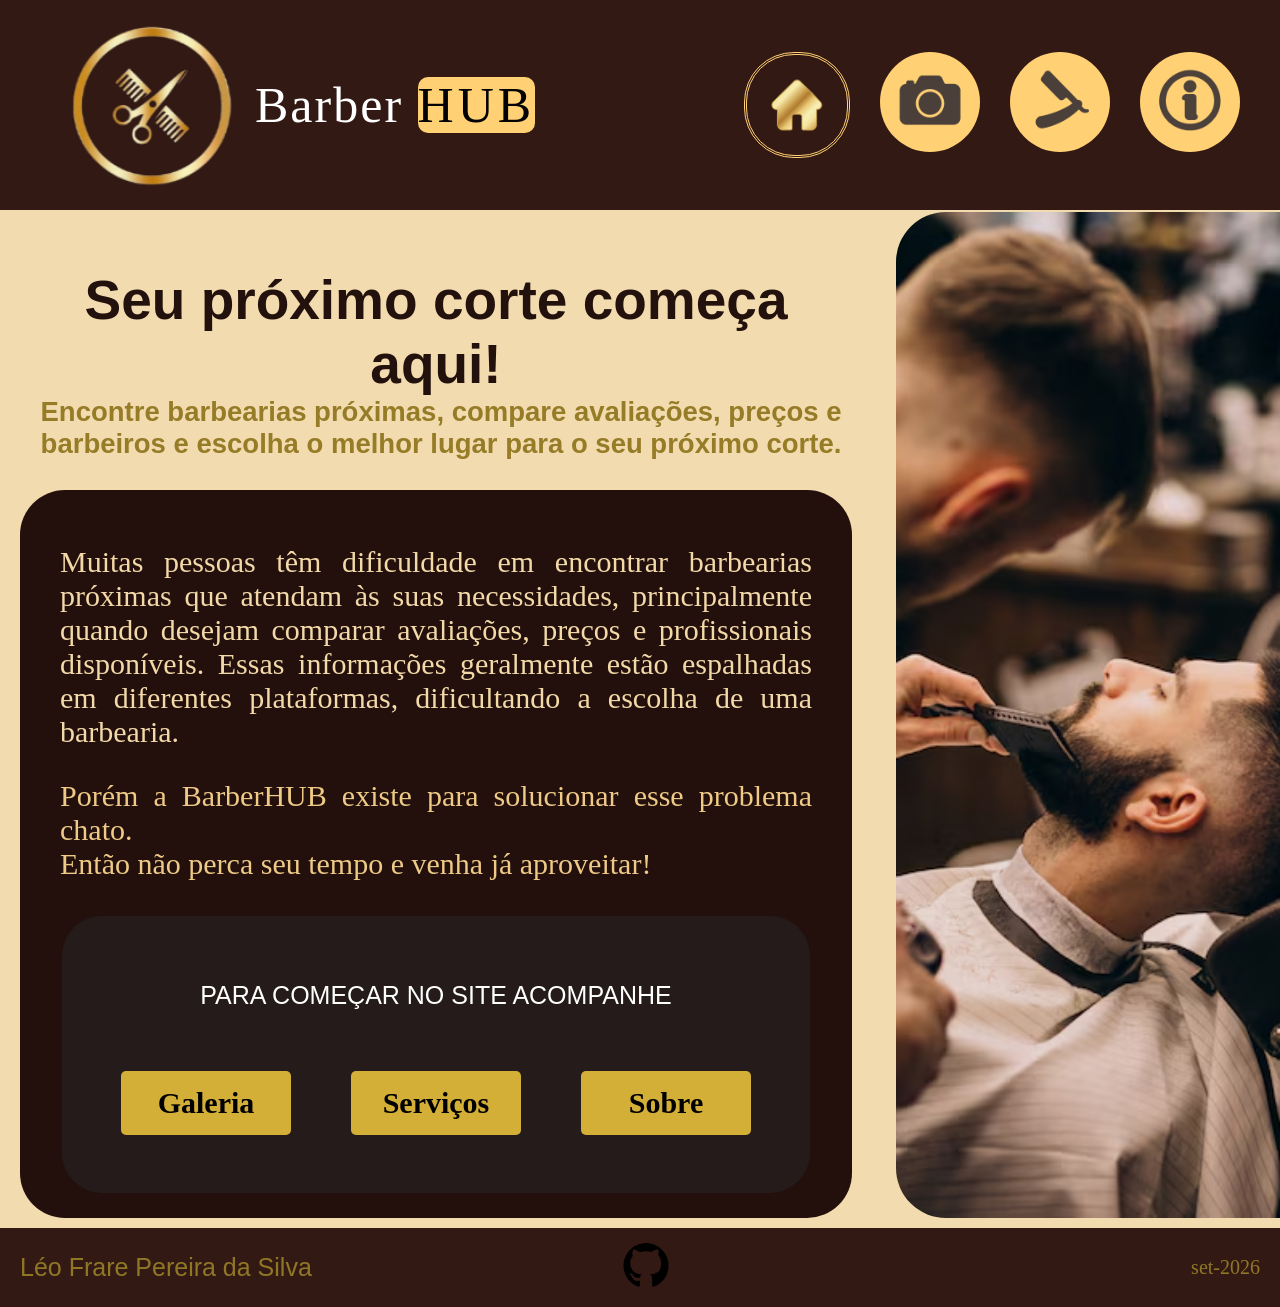
<file: index.html>
<!DOCTYPE html>
<html lang="pt-br">
<head>
    <meta charset="UTF-8">
    <meta name="viewport" content="width=device-width, initial-scale=1.0">
    <link rel="stylesheet" href="css/home.css">
    <title>BarberHUB</title>
</head>
<body>
    <header>
        <div class="logotexto">
        <img src="imgs/templates/logo.png" class="imagem">
        <a class="titulo">Barber <span class="HUB">HUB</span> </a>
        </div>
        <nav class="Links">
            <a><div class="blocoa"><img src="imgs/templates/Home.png" width="100" height="100"></div></a>
            <a href="galeria.html"><div class="blocob"><img src="imgs/templates/fotos_marrom.png" width="100" height="100"></div></a>
            <a href="servicos.html"><div class="blococ"><img src="imgs/templates/servicos_marrom.png" width="100" height="100"></div></a>
            <a href="infos.html"><div class="blocod"><img src="imgs/templates/sobre_marrom.png" width="100" height="100"></div></a>
        </nav>
    </header>
    <main>
        <section class="conteudo">
            <h1 class="titulo-h1">Seu próximo corte começa aqui!</h1>
            <h3 class="subtitulo">Encontre barbearias próximas, compare avaliações, preços e barbeiros e escolha o melhor lugar para o seu próximo corte.</h3>
            <article class="bloco_conteudo">
                <figure class="nav-a">
                    <p class="texto-sec">Muitas pessoas têm dificuldade em encontrar barbearias próximas que atendam às suas necessidades, principalmente quando desejam comparar avaliações, preços e profissionais disponíveis. Essas informações geralmente estão espalhadas em diferentes plataformas, dificultando a escolha de uma barbearia.</p>
                    <p class="texto-sec-b">Porém a BarberHUB existe para solucionar esse problema chato.<br>Então não perca seu tempo e venha já aproveitar!</p>
                </figure>
                <section class="sec">
                    <p class="outro_paragrafo">PARA COMEÇAR NO SITE ACOMPANHE</p>
                    <br>
                    <br>
                    <div class="botoes">
                        <a href="galeria.html" class="botao">Galeria</a>
                        <a href="servicos.html" class="botao">Serviços</a>
                        <a href="infos.html" class="botao">Sobre</a>
                    </div>
                    <br>
                </section>
            </article>
        </section>
        <aside class="foto">
            <img src="imgs/home/Foto.png" width="100%" class="foto_homi">
        </aside>
    </main>
    <footer>
        <p class="nome">Léo Frare Pereira da Silva</p>
        <p class="data">set-2026</p>
        <a href="https://github.com/LeoFrare/BarberHUB" class="github" target="_blank"><img src="imgs/templates/github.png" width="50" height="50"></a>
    </footer>
</body>
</html>
</file>
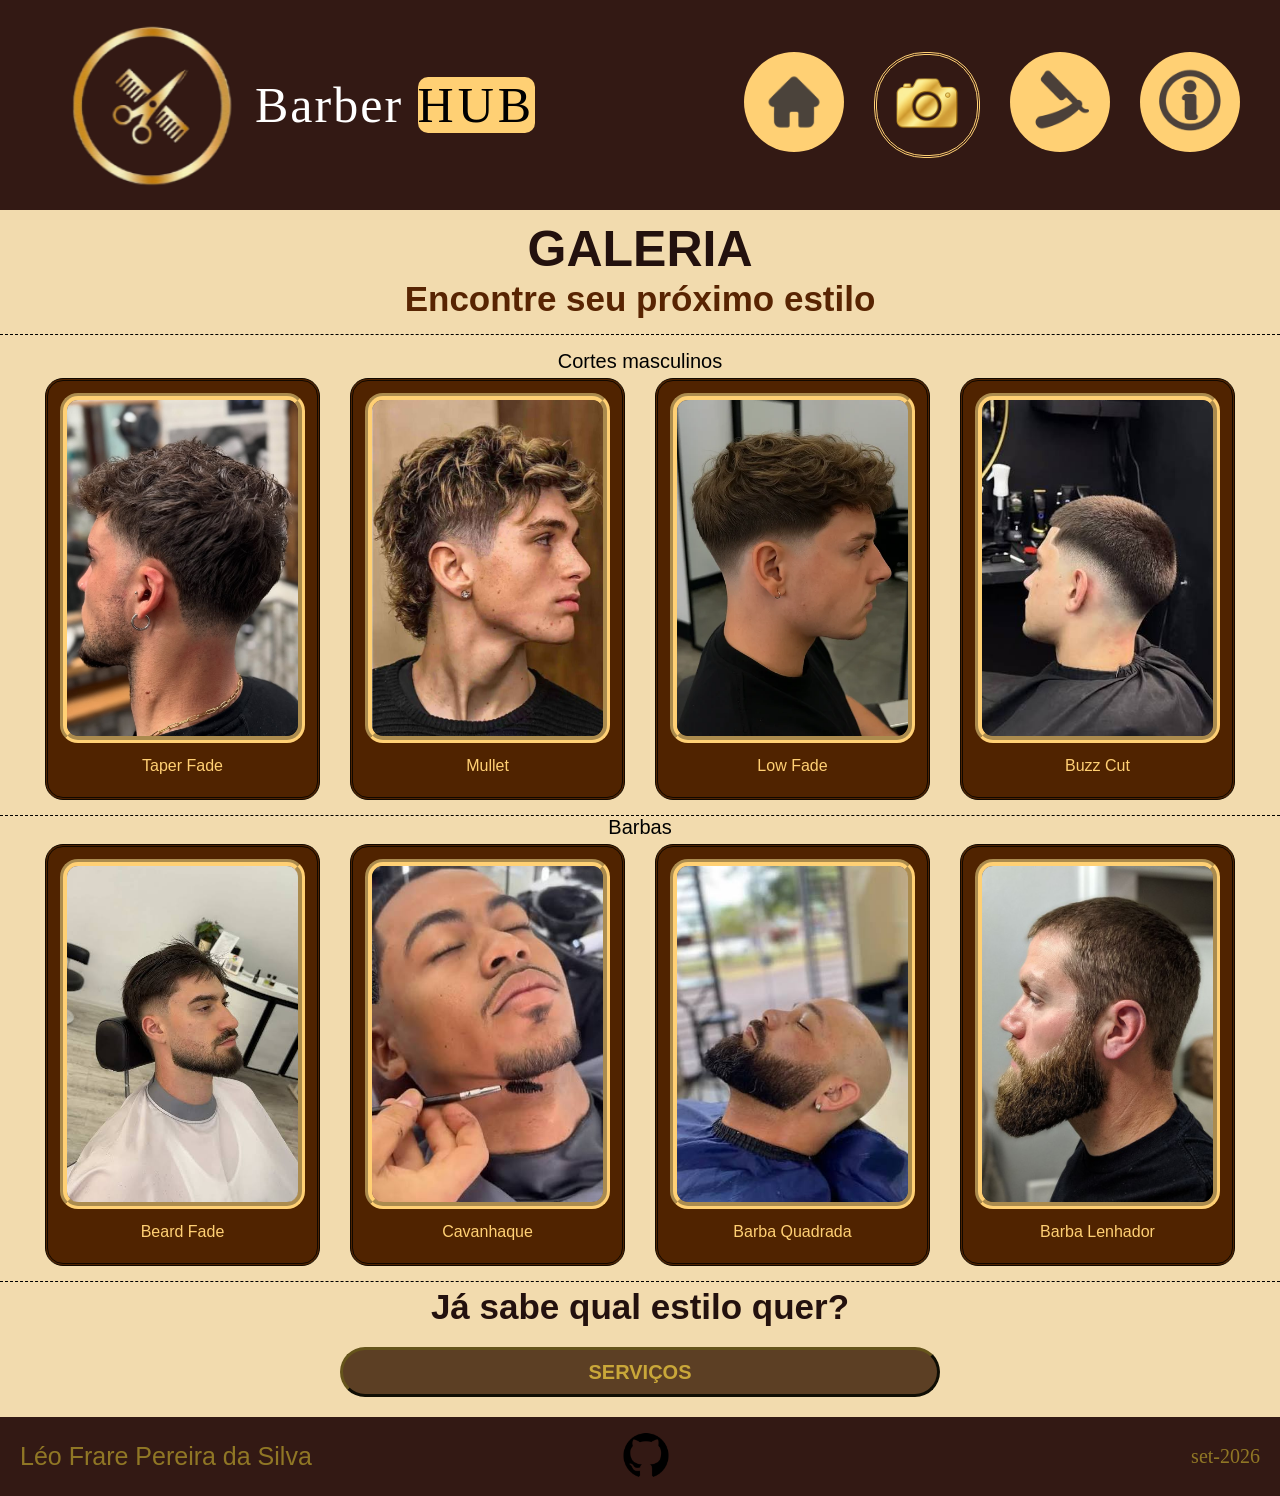
<file: galeria.html>
<!DOCTYPE html>
<html lang="pt-br">
<head>
    <meta charset="UTF-8">
    <meta name="viewport" content="width=device-width, initial-scale=1.0">
    <link rel="stylesheet" href="css/galeria.css">
    <title>BarberHUB</title>
</head>
<body>
    <header>
        <div class="logotexto">
        <img src="imgs/templates/logo.png" class="imagem">
        <a class="titulo">Barber <span class="HUB">HUB</span> </a>
        </div>
        <nav class="Links">
            <a href="index.html"><div class="blocoaa"><img src="imgs/templates/home_marrom.png" width="100" height="100"></div></a>
            <a><div class="blocobb"><img src="imgs/templates/fotos.png" width="100" height="100"></div></a>
            <a href="servicos.html"><div class="blococ"><img src="imgs/templates/servicos_marrom.png" width="100" height="100"></div></a>
            <a href="infos.html"><div class="blocod"><img src="imgs/templates/sobre_marrom.png" width="100" height="100"></div></a>
        </nav>
    </header>
    <main>
        <h1 class="galeria">GALERIA</h1>
        <h2 class="sub-galeria">Encontre seu próximo estilo</h2>
        <article class="conteudo">
            <p>Cortes masculinos</p>
            <section class="sec_cont">
                <div class="card"><img src="imgs/galeria/masculinos/card1-cab.jpg"><br><p class="p_card">Taper Fade</p></div>
                <div class="card"><img src="imgs/galeria/masculinos/card2-cab.jpg"><br><p class="p_card">Mullet</p></div>
                <div class="card"><img src="imgs/galeria/masculinos/card3-cab.jpg"><br><p class="p_card">Low Fade</p></div>
                <div class="card"><img src="imgs/galeria/masculinos/card4-cab.jpg"><br><p class="p_card">Buzz Cut</p></div>
            </section>
            <p class ="barbas">Barbas</p>
            <section class="sec_cont">
                <div class="card"><img src="imgs/galeria/barbas/card1-bar.jpg"><br><p class="p_card">Beard Fade</p></div>
                <div class="card"><img src="imgs/galeria/barbas/card2-bar.jpg"><br><p class="p_card">Cavanhaque</p></div>
                <div class="card"><img src="imgs/galeria/barbas/card3-bar.jpg"><br><p class="p_card">Barba Quadrada</p></div>
                <div class="card"><img src="imgs/galeria/barbas/card4-bar.jpg"><br><p class="p_card">Barba Lenhador</p></div>
            </section>
            <p class="barbas"></p>
        </article>
        <h1 class="conclusao">Já sabe qual estilo quer?</h1>
        <div class="conteiner_botao">
            <a href="servicos.html"><button class="servicos">SERVIÇOS</button></a>
        </div>
    </main>
    <footer>
        <p class="nome">Léo Frare Pereira da Silva</p>
        <p class="data">set-2026</p>
        <a href="https://github.com/LeoFrare/BarberHUB" class="github" target="_blank"><img src="imgs/templates/github.png" width="50" height="50"></a>
    </footer>
</body>
</html>
</file>
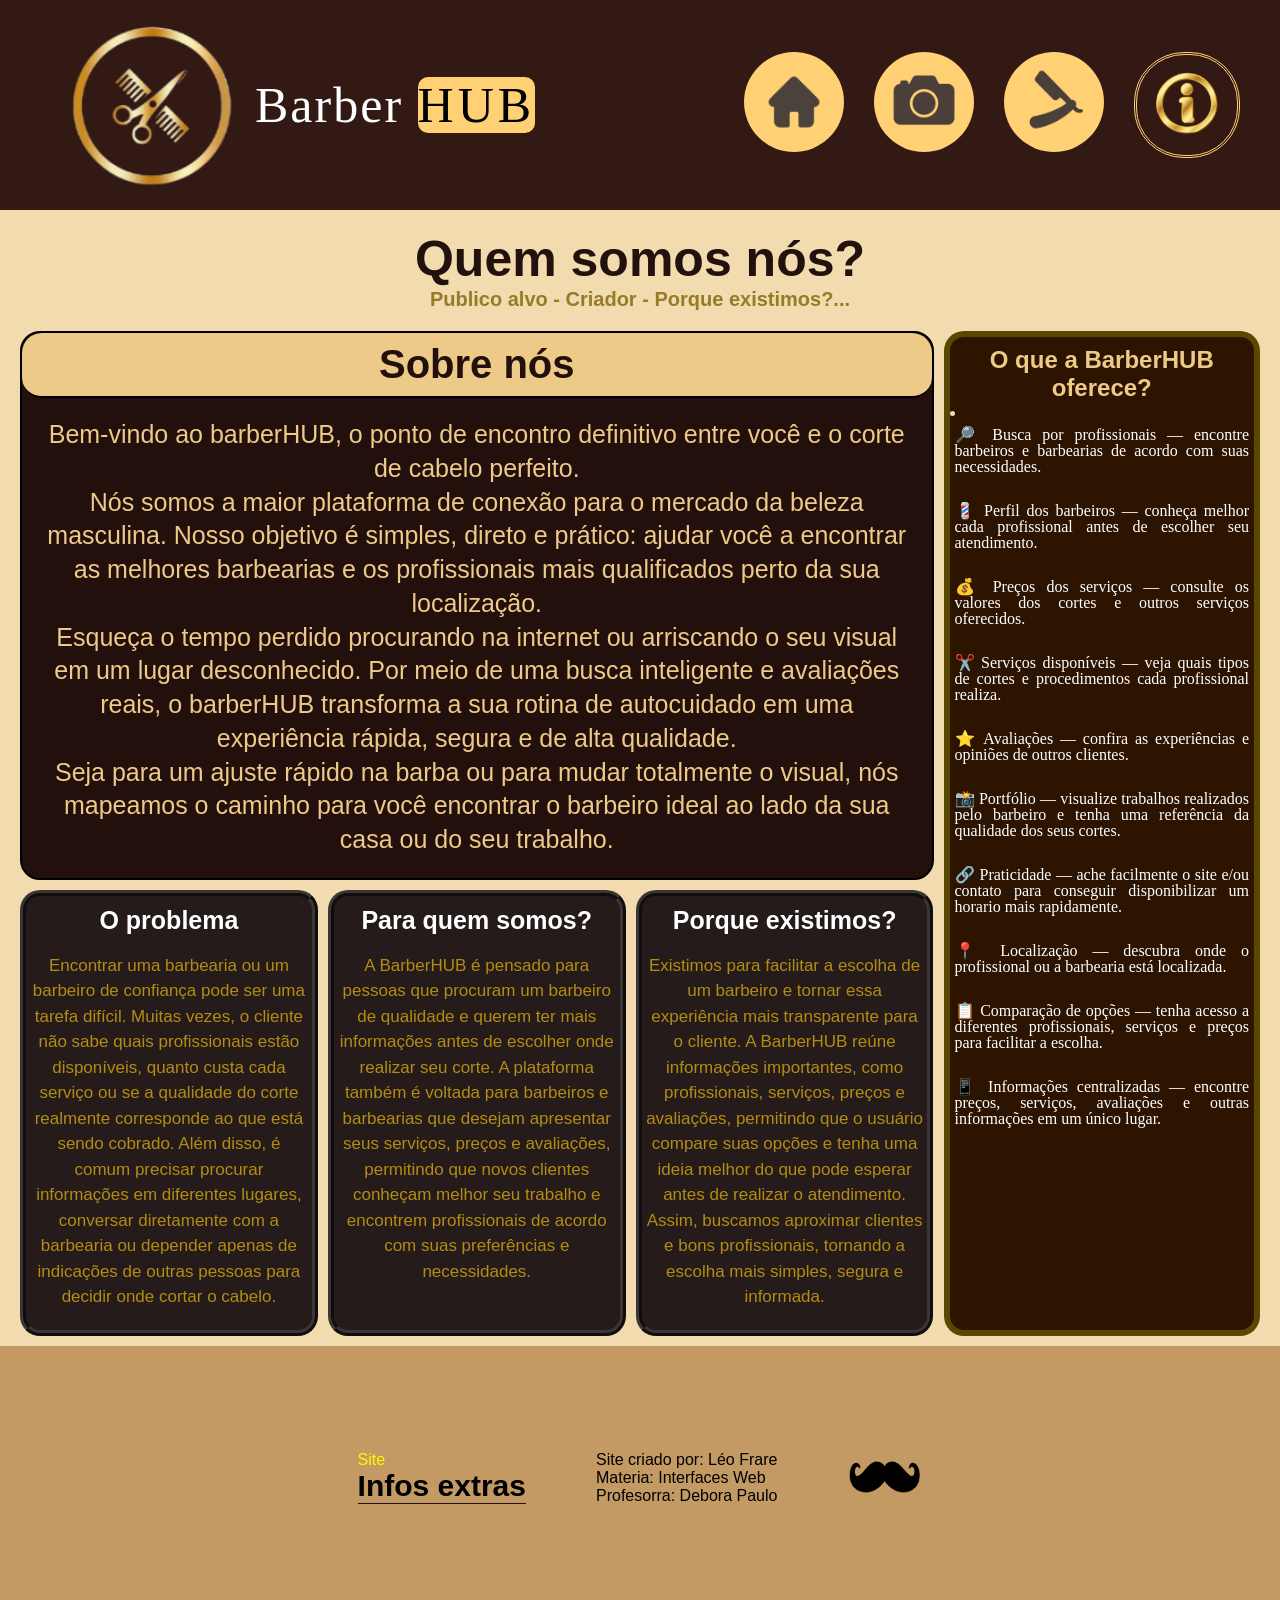
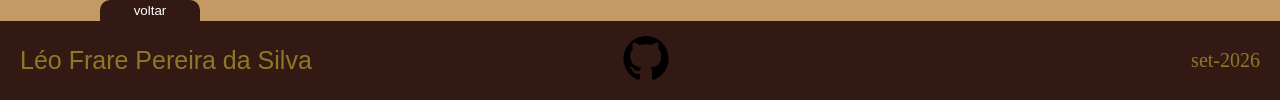
<file: infos.html>
<!DOCTYPE html>
<html lang="pt-br">
<head>
    <meta charset="UTF-8">
    <meta name="viewport" content="width=device-width, initial-scale=1.0">
    <link rel="stylesheet" href="css/infos.css">
    <title>BarberHUB</title>
</head>
<body>
    <header>
        <div class="logotexto">
        <img src="imgs/templates/logo.png" class="imagem">
        <a class="titulo">Barber <span class="HUB">HUB</span> </a>
        </div>
        <nav class="Links">
            <a href="index.html"><div class="blocoaa"><img src="imgs/templates/home_marrom.png" width="100" height="100"></div></a>
            <a href="galeria.html"><div class="blocob"><img src="imgs/templates/fotos_marrom.png" width="100" height="100"></div></a>
            <a href="servicos.html"><div class="blococ"><img src="imgs/templates/servicos_marrom.png" width="100" height="100"></div></a>
            <a><div class="blocodd"><img src="imgs/templates/sobre.png" width="100" height="100"></div></a>
        </nav>
    </header>
    <main>
            <h1 class="titulo_principal">Quem somos nós?</h1>
            <h2 class="subtitulo">Publico alvo - Criador - Porque existimos?...</h2>
            <section class="txt_as">
                <figure class="bloco_texto">
                    <figure class="sobre_nos">
                        <h2>Sobre nós</h2>
                        <p class="texto1">Bem-vindo ao barberHUB, o ponto de encontro definitivo entre você e o corte de cabelo perfeito.<br>Nós somos a maior plataforma de conexão para o mercado da beleza masculina. Nosso objetivo é simples, direto e prático: ajudar você a encontrar as melhores barbearias e os profissionais mais qualificados perto da sua localização.<br>Esqueça o tempo perdido procurando na internet ou arriscando o seu visual em um lugar desconhecido. Por meio de uma busca inteligente e avaliações reais, o barberHUB transforma a sua rotina de autocuidado em uma experiência rápida, segura e de alta qualidade.<br>Seja para um ajuste rápido na barba ou para mudar totalmente o visual, nós mapeamos o caminho para você encontrar o barbeiro ideal ao lado da sua casa ou do seu trabalho.</p>
                    </figure>
                    <figure class="continue">
                        <div class="card1">
                            <h2>O problema</h2>
                            <p>Encontrar uma barbearia ou um barbeiro de confiança pode ser uma tarefa difícil. Muitas vezes, o cliente não sabe quais profissionais estão disponíveis, quanto custa cada serviço ou se a qualidade do corte realmente corresponde ao que está sendo cobrado. Além disso, é comum precisar procurar informações em diferentes lugares, conversar diretamente com a barbearia ou depender apenas de indicações de outras pessoas para decidir onde cortar o cabelo.</p>
                        </div>
                        <div class="card2">
                            <h2>Para quem somos?</h2>
                            <p>A BarberHUB é pensado para pessoas que procuram um barbeiro de qualidade e querem ter mais informações antes de escolher onde realizar seu corte. A plataforma também é voltada para barbeiros e barbearias que desejam apresentar seus serviços, preços e avaliações, permitindo que novos clientes conheçam melhor seu trabalho e encontrem profissionais de acordo com suas preferências e necessidades.</p>
                        </div>
                        <div class="card3"
                        ><h2>Porque existimos?</h2>
                        <p>Existimos para facilitar a escolha de um barbeiro e tornar essa experiência mais transparente para o cliente. A BarberHUB reúne informações importantes, como profissionais, serviços, preços e avaliações, permitindo que o usuário compare suas opções e tenha uma ideia melhor do que pode esperar antes de realizar o atendimento. Assim, buscamos aproximar clientes e bons profissionais, tornando a escolha mais simples, segura e informada.</p>
                    </div>
                    </figure>
                </figure>
                <aside>
                    <h2 class="h2_lateral">O que a BarberHUB oferece?</h2>
                    <li><br>
                        <ul>🔎 Busca por profissionais — encontre barbeiros e barbearias de acordo com suas necessidades.</ul><br>
                        <ul>💈 Perfil dos barbeiros — conheça melhor cada profissional antes de escolher seu atendimento.</ul><br>
                        <ul>💰 Preços dos serviços — consulte os valores dos cortes e outros serviços oferecidos.</ul><br>
                        <ul>✂️ Serviços disponíveis — veja quais tipos de cortes e procedimentos cada profissional realiza.</ul><br>
                        <ul>⭐ Avaliações — confira as experiências e opiniões de outros clientes.</ul><br>
                        <ul>📸 Portfólio — visualize trabalhos realizados pelo barbeiro e tenha uma referência da qualidade dos seus cortes.</ul><br>
                        <ul>🔗 Praticidade — ache facilmente o site e/ou contato para conseguir disponibilizar um horario mais rapidamente.</ul><br>
                        <ul>📍 Localização — descubra onde o profissional ou a barbearia está localizada.</ul><br>
                        <ul>📋 Comparação de opções — tenha acesso a diferentes profissionais, serviços e preços para facilitar a escolha.</ul><br>
                        <ul>📱 Informações centralizadas — encontre preços, serviços, avaliações e outras informações em um único lugar.</ul><br>
                    </li>
                </aside>
            </section>
    </main>
    <section class="seção_final">
            <article>
                <div class="elementos">
                    <div class="site_h1">
                        <h2>Site</h2>
                        <h1>Infos extras</h1>
                    </div>
                    <div class="texto_">
                        <p>Site criado por: Léo Frare<br>Materia: Interfaces Web<br>Profesorra: Debora Paulo</p>
                    </div>
                    <div class="emoji">
                        <img src="imgs/infos/bigodon.png" width="75px" height="50px">
                    </div>
                </div>
            </article>
    </section>
    <div class="voltar">
        <a href="index.html"><button>voltar</button></a>
    </div>
    <footer>
        <p class="nome">Léo Frare Pereira da Silva</p>
        <p class="data">set-2026</p>
        <a href="https://github.com/LeoFrare/BarberHUB" class="github" target="_blank"><img src="imgs/templates/github.png" width="50" height="50"></a>
    </footer>
</body>
</html>
</file>
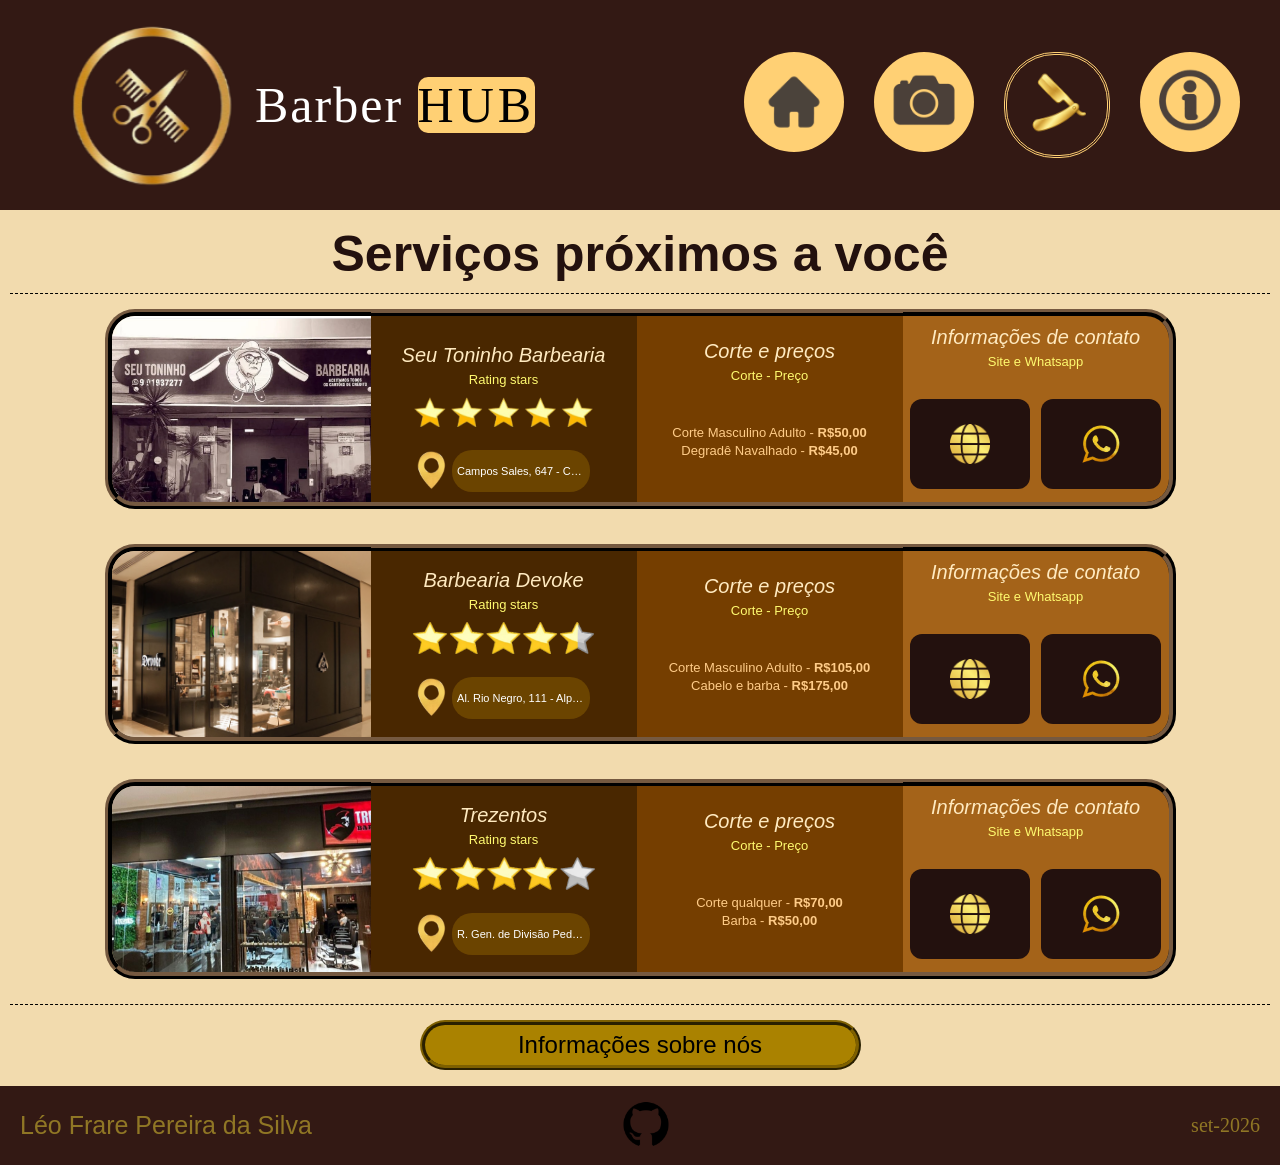
<file: servicos.html>
<!DOCTYPE html>
<html lang="pt-br">
<head>
    <meta charset="UTF-8">
    <meta name="viewport" content="width=device-width, initial-scale=1.0">
    <link rel="stylesheet" href="css/servicos.css">
    <title>BarberHUB</title>
</head>
<body>
    <header>
        <div class="logotexto">
        <img src="imgs/templates/logo.png" class="imagem">
        <a class="titulo">Barber <span class="HUB">HUB</span> </a>
        </div>
        <nav class="Links">
            <a href="index.html"><div class="blocoaa"><img src="imgs/templates/home_marrom.png" width="100" height="100"></div></a>
            <a href="galeria.html"><div class="blocob"><img src="imgs/templates/fotos_marrom.png" width="100" height="100"></div></a>
            <a><div class="blococc"><img src="imgs/templates/servicos.png" width="100" height="100"></div></a>
            <a href="infos.html"><div class="blocod"><img src="imgs/templates/sobre_marrom.png" width="100" height="100"></div></a>
        </nav>
    </header>
    <main>
        <h1 class="titulo_serv">Serviços próximos a você</h1>
        <article class="conteudo">
            <section class="retangulo1">
                <div class="img_local"><img src="imgs/servicos/barbearias/seu_toninho.jpeg" width="400px" height="200px" class="img_barber"></div>
                <div class="informacoes">
                    <br>
                    <span class="nome_barber">Seu Toninho Barbearia</span>
                    <span class="go">Rating stars</span>
                    <img src="imgs/servicos/stars/5_stars.png" width="350px" height="45px" class="estrelas"><br>
                    <span class="loc"><img src="imgs/servicos/template/pin.png" width="30px" height="40px"><a href="https://www.google.com/maps/place/Rua+Campos+Sales,+647+-+Centro,+Barueri+-+SP,+06401-000/@-23.5062576,-46.8757171,884m/data=!3m1!1e3!4m16!1m9!3m8!1s0x94cf03c523f95717:0xf4988201f5f4f8fd!2sRua+Campos+Sales,+647+-+Centro,+Barueri+-+SP,+06401-000!3b1!8m2!3d-23.5062997!4d-46.8758411!10e5!16s%2Fg%2F11q2nk2ps8!3m5!1s0x94cf03c523f95717:0xf4988201f5f4f8fd!8m2!3d-23.5062997!4d-46.8758411!16s%2Fg%2F11q2nk2ps8?entry=ttu&g_ep=EgoyMDI2MDkwOS4wIKXMDSoASAFQAw%3D%3D" target="_blank"> Campos Sales, 647 - Centro, Barueri - SP</a></p></span>
                </div>
                <div class="preco">
                    <span class="nome_barber">Corte e preços</span>
                    <span class="go">Corte - Preço</span>
                    <br>
                    <br>
                    <span class="cortes_e_precos">
                    <p>Corte Masculino Adulto -
                    <b>R$50,00</b><br>Degradê Navalhado -
                    <b>R$45,00</b></p></span>
                    <br>
                </div>
                <div class="contato">
                    <header class="infos_contato">
                        <span class="nome_barber">Informações de contato</span>
                    <span class="go">Site e Whatsapp</span>
                    </header>
                    
                    <div class="botoes">
                    <span class="site_botao">
                        <a href="https://www.seutoninhobarbearia.com/" target="_blank"><img src="imgs/servicos/template/site.png"></a>
                    </span>
                    <span class="site_wtt">
                        <a href="https://api.whatsapp.com/send?phone=5511991937277&text=" target="_blank"><img src="imgs/servicos/template/wtt.png"></a>
                    </span>
                    </div><br>
                </div>
            </section>
            <section class="retangulo">
                <div class="img_local"><img src="imgs/servicos/barbearias/devoke.jpeg" width="400px" height="200px" class="img_barber"></div>
                <div class="informacoes">
                    <span class="nome_barber">Barbearia Devoke</span>
                    <span class="go">Rating stars</span>
                    <img src="imgs/servicos/stars/4.5_stars.png" width="350px" height="45px" class="estrelas"><br>
                    <span class="loc"><img src="imgs/servicos/template/pin.png" width="30px" height="40px"><a href="https://www.google.com/maps/place/Barbearia+Devoke+-+Iguatemi+Alphaville/@-23.5044931,-46.8484036,884m/data=!3m2!1e3!4b1!4m6!3m5!1s0x94cf030066db5865:0x36f729b16994037!8m2!3d-23.5044931!4d-46.8484036!16s%2Fg%2F11wfx80vsd?entry=ttu&g_ep=EgoyMDI2MDkxMy4wIKXMDSoASAFQAw%3D%3D" target="_blank">Al. Rio Negro, 111 - Alphaville, Barueri SP</a></p></span>
                </div>
                <div class="preco">
                    <span class="nome_barber">Corte e preços</span>
                    <span class="go">Corte - Preço</span><br><br>
                    <span class="cortes_e_precos">
                    <p>Corte Masculino Adulto -
                    <b>R$105,00</b><br>Cabelo e barba -
                    <b>R$175,00</b></p></span><br>
                </div>
                <div class="contato">
                    <header class="infos_contato">
                        <span class="nome_barber">Informações de contato</span>
                    <span class="go">Site e Whatsapp</span>
                    </header>
                    <div class="botoes">
                    <span class="site_botao">
                        <a href="https://www.barbeariadevoke.com.br/" target="_blank"><img src="imgs/servicos/template/site.png"></a>
                    </span>
                    <span class="site_wtt">
                        <a href="https://api.whatsapp.com/send?phone=551146890785&text=Ol%C3%A1.%20Eu%20gostaria%20de%20agendar%20um%20hor%C3%A1rio%2C%20por%20favor." target="_blank"><img src="imgs/servicos/template/wtt.png"></a>
                    </span></div>
                    
                </div>
            </section>
            <section class="retangulo">
                <div class="img_local"><img src="imgs/servicos/barbearias/trezentos.jpeg" width="400px" height="200px" class="img_barber"></div>
                <div class="informacoes">
                    <span class="nome_barber">Trezentos</span>
                    <span class="go">Rating stars</span>
                    <img src="imgs/servicos/stars/4_stars.png" width="350px" height="45px" class="estrelas"><br>
                    <span class="loc"><img src="imgs/servicos/template/pin.png" width="30px" height="40px"><a href="https://www.google.com/maps/place/Trezentos+Barueri/@-23.5163178,-46.8581003,884m/data=!3m2!1e3!4b1!4m6!3m5!1s0x94cf01dd23eecaab:0x434e2cc29d62c2e5!8m2!3d-23.5163178!4d-46.8555254!16s%2Fg%2F11y437cxby?entry=ttu&g_ep=EgoyMDI2MDkxMy4wIKXMDSoASAFQAw%3D%3D" target="_blank">R. Gen. de Divisão Pedro Rodrigues da Silva, 400 - Aldeia, Barueri - SP</a></p></span>
                </div>
                <div class="preco">
                    <span class="nome_barber">Corte e preços</span>
                    <span class="go">Corte - Preço</span><br><br>
                    <span class="cortes_e_precos">
                    <p>Corte qualquer -
                    <b>R$70,00</b><br>Barba -
                    <b>R$50,00</b></p></span><br>
                </div>
                <div class="contato">
                    <header class="infos_contato">
                        <span class="nome_barber">Informações de contato</span>
                    <span class="go">Site e Whatsapp</span>
                    </header>
                    <div class="botoes">
                        <span class="site_botao">
                            <a href="https://trezentosbarbershop.com.br/" target="_blank"><img src="imgs/servicos/template/site.png"></a>
                        </span>
                        <span class="site_wtt">
                            <a href="https://api.whatsapp.com/send/?phone=5511993274726&text&type=phone_number&app_absent=0" target="_blank"><img src="imgs/servicos/template/wtt.png"></a>
                        </span>
                    </div>
                    
                </div>
            </section>
        </article>
        <p class="subtitulo"><a href="infos.html"><button class="saiba_mais">Informações sobre nós</button></a></p>
    </main>
    <footer>
        <p class="nome">Léo Frare Pereira da Silva</p>
        <p class="data">set-2026</p>
        <a href="https://github.com/LeoFrare/BarberHUB" class="github" target="_blank"><img src="imgs/templates/github.png" width="50" height="50"></a>
    </footer>
</body>
</html>
</file>
<file: css/home.css>
body{
    margin: 0;
    background-color: #F2DBAE;
}









header{
    background-color: #331914;
    display: flex;
    align-items: center;
    justify-content: space-between;
}
.logotexto{
    margin-top: 0;
    align-items: center;
    display: flex;
    justify-content: center;
}
.titulo{
    letter-spacing: 2px;
    font-size: 50px;
    color:#ffffff
}
.HUB{
    border-radius: 10px;
    letter-spacing: 4px;
    background-color: #FFD074;
    color:rgb(0, 0, 0)
}
.Links{
    display: flex;
    margin-right: 40px;
    gap: 20px
}
.Links a{
    margin-left: 10px;        
    text-decoration: none;
    color: #333;
}
.blocoa, .blocoaa , .blocob, .blococ, .blocod{
    height: 100px;
    width: 100px;
    border-radius: 50px;
    background-color: #FFD074;
    align-content: center;
    text-align: center;
}
.blocoaa:hover{
    background-color: #b39352;
    transition: 0.3s;
}.blocob:hover{
    background-color: #b39352;
    transition: 0.3s;
}.blococ:hover{
    background-color: #b39352;
    transition: 0.3s;
}.blocod:hover{
    background-color: #b39352;
    transition: 0.3s;
}
.blocoa{
    background-color: #331914;
    border-color: #FFD074;
    border-style: double;
}
.blocobb{
    background-color: #331914;
    border-color: #FFD074;
    border-style: double;
    height: 100px;
    width: 100px;
    border-radius: 50px;
    align-content: center;
    text-align: center;
}
.blococc{
    background-color: #331914;
    border-color: #FFD074;
    border-style: double;
    height: 100px;
    width: 100px;
    border-radius: 50px;
    align-content: center;
    text-align: center;
}
.blocodd{
    background-color: #331914;
    border-color: #FFD074;
    border-style: double;
    height: 100px;
    width: 100px;
    border-radius: 50px;
    align-content: center;
    text-align: center;
}
.imagem{
    width: 170px;
    height: 170px;
    margin:20px;
    margin-left: 65px;
}








main{
    margin-top: 2px;
    display: flex;
    justify-content: space-between;
    gap: 30px;
    align-items: stretch;
}
.conteudo{
    width: 65%;
    margin-left: 20px;
    margin-top: 10px;
    display: flex;
    flex-direction: column;
    margin-bottom: 10px;
}
.foto{
    width: 30%;
    display: flex;
    margin-bottom: 10px;
}
.foto_homi{
    width: 100%;
    height: 100%;
    object-fit: cover;
    border-top-left-radius: 50px;
    border-bottom-left-radius: 50px;
}
.titulo-h1{
    font-family:'Arial Black', Gadget, sans-serif;
    font-size: 55px;
    color:#23110e;
    text-align: center;
    margin-bottom: 0;
}
.subtitulo{
    margin-left: 10px;
    color:#967c27;
    font-family:'Arial Black', Gadget, sans-serif;
    text-align: center;
    font-size: 27.5px;
    margin-top: 0;
    margin-bottom: 30px;
}

.bloco_conteudo{
    width: 100%;
    flex: 1;
    background-color: #23100d;
    border-radius: 45px;
    padding: 25px 0;
    box-sizing: border-box;
}
.nav-a{
    margin-left: 40px;
    margin-right: 40px;
    margin-bottom: 10px;
}
.texto-sec{
    color:#F3D9A8;
    font-size: 30px;
    padding: 0px;
    text-align: justify;
}
.texto-sec-b{
    color:#eeca86;
    font-size: 30px;
    margin-bottom: 35px;
    text-align: justify;
}
.sec{
    width: 90%;
    margin: 25px auto 0;
    padding: 40px;
    border-radius: 40px;
    background-color: #241b1a;
    box-sizing: border-box;
}
.outro_paragrafo{
    text-align: center;
    font-family:'Franklin Gothic Medium', 'Arial Narrow', Arial, sans-serif;
    color:#ffffff;
    font-size: 25px;
}
.botoes {
    display: flex;
    justify-content: center;
    gap: 60px;
}
.botao {
    padding: 12px 25px;
    width: 120px;
    height: 40px;
    text-align: center;
    align-content: center;
    font-size: 30px;
    background-color: #d4af37;
    color: #000000;
    text-decoration: none;
    border-radius: 5px;
    font-weight: bold;
    transition: 0.2s;
}
.botao:hover {
    background-color: #f0c84b;
    font-size: 32px;
}









footer{
    background-color: #331914;
    display: flex;
    align-items: center;
    position: relative;
    justify-content: space-between;
    align-items: center;
}
.nome{
    color:#907725;
    font-family:'Trebuchet MS', 'Lucida Sans Unicode', 'Lucida Grande', 'Lucida Sans', Arial, sans-serif ;
    margin-left: 20px;
    font-size: 25px;
}
.data{
    margin-right: 20px;
    font-size: 20px;
    color:#907725;
}
.github{
    position: absolute;
    left: 48.5%;;
    border-radius: 50%;
    transition: 0.2s;
}
.github img:hover{
    transition: 0.3s;
    margin-top: 1px;
    width: 55px;
    height: 55px;
}
.github:hover{
    background-color: #572c23;
}
</file>
<file: css/galeria.css>
body{
    margin: 0;
    background-color: #F2DBAE;
}









header{
    background-color: #331914;
    display: flex;
    align-items: center;
    justify-content: space-between;
}
.logotexto{
    margin-top: 0;
    align-items: center;
    display: flex;
    justify-content: center;
}
.titulo{
    letter-spacing: 2px;
    font-size: 50px;
    color:#ffffff
}
.HUB{
    border-radius: 10px;
    letter-spacing: 4px;
    background-color: #FFD074;
    color:rgb(0, 0, 0)
}
.Links{
    display: flex;
    margin-right: 40px;
    gap: 20px
}
.Links a{
    margin-left: 10px;        
    text-decoration: none;
    color: #333;
}
.blocoa, .blocoaa , .blocob, .blococ, .blocod{
    height: 100px;
    width: 100px;
    border-radius: 50px;
    background-color: #FFD074;
    align-content: center;
    text-align: center;
}
.blocoaa:hover{
    background-color: #b39352;
    transition: 0.3s;
}.blocob:hover{
    background-color: #b39352;
    transition: 0.3s;
}.blococ:hover{
    background-color: #b39352;
    transition: 0.3s;
}.blocod:hover{
    background-color: #b39352;
    transition: 0.3s;
}
.blocoa{
    background-color: #331914;
    border-color: #FFD074;
    border-style: double;
}
.blocobb{
    background-color: #331914;
    border-color: #FFD074;
    border-style: double;
    height: 100px;
    width: 100px;
    border-radius: 50px;
    align-content: center;
    text-align: center;
}
.blococc{
    background-color: #331914;
    border-color: #FFD074;
    border-style: double;
    height: 100px;
    width: 100px;
    border-radius: 50px;
    align-content: center;
    text-align: center;
}
.blocodd{
    background-color: #331914;
    border-color: #FFD074;
    border-style: double;
    height: 100px;
    width: 100px;
    border-radius: 50px;
    align-content: center;
    text-align: center;
}
.imagem{
    width: 170px;
    height: 170px;
    margin:20px;
    margin-left: 65px;
}


.main{
    margin: 2px 0 2px 0
}
.galeria{
    font-family:'Arial Black', Gadget, sans-serif;
    color:#23110e;
    font-size: 50px;
    text-align: center;
    margin: 10px auto auto auto
}
.sub-galeria{
    font-family:'Arial Black', Gadget, sans-serif;
    color:#582402;
    font-size: 35px;
    text-align: center;
    margin: 1px auto 15px auto;
    padding-bottom: 15px;
    border-bottom: 1px dashed black;
}
.conteudo p{
    margin: 0px 0 5px 0;
    text-align: center;
    font-family: 'Arial Black', Gadget, sans-serif;
    font-size: 20px;
}
.sec_cont{
    margin: 0 45px 15px 45px;
    display: flex;
    justify-content: space-between;
    gap: 30px;
}
.card{
    box-sizing: border-box;
    text-align: center;
    width: 25%;
    max-width: 500px;
    height: auto;
    border-radius: 18px;
    border: 3px double rgb(17, 8, 0);
    background-color: rgb(80, 35, 0);
    padding: 12px;
}
.card img{
    width: 100%;
    height: 350px;
    object-fit: cover;
    border-radius: 18px;
    border: 7px groove #FFD074;
    box-sizing: border-box;
}
.card .p_card{
    font-size: 16px;
    color: #FFD074;
    font-family: Verdana, Geneva, Tahoma, sans-serif;
    margin: 10px 0 10px 0;
    width: 100%;
    max-width: 100%;
    box-sizing: border-box;
    overflow-wrap: anywhere;
}
.barbas{
    border-top: 1px dashed black;
}
.conclusao{
    font-family:'Arial Black', Gadget, sans-serif;
    color:#23110e;
    font-size: 35px;
    text-align: center;
    margin: 1px auto 15px auto;
    padding-bottom: 5px;
}
.conteiner_botao{
    margin: 0 0 20px 0;
    display: flex;
    justify-content: center;
    width: 100%;
}
.servicos{
    width: 600px;
    height: 50px;
    background-color: #5c3f24;
    border: 3px outset #65541b;
    border-radius: 50px;
    font-size: 20px;
    color: #c9a739;
    font-weight: bold;
    cursor: pointer;
    transition: 0.3s;
    text-decoration: none;
}
.servicos:hover{
    color: #fed653;
    border: 4px outset #65541b;
    background-color: #6e4c2b;
    font-size: 18px;
    width: 560px;
    border-radius: 22px;
    
}



footer{
    background-color: #331914;
    display: flex;
    align-items: center;
    position: relative;
    justify-content: space-between;
    align-items: center;
}
.nome{
    color:#907725;
    font-family:'Trebuchet MS', 'Lucida Sans Unicode', 'Lucida Grande', 'Lucida Sans', Arial, sans-serif ;
    margin-left: 20px;
    font-size: 25px;
}
.data{
    margin-right: 20px;
    font-size: 20px;
    color:#907725;
}
.github{
    position: absolute;
    left: 48.5%;
    border-radius: 50%;
    transition: 0.2s;
}
.github img:hover{
    transition: 0.3s;
    margin-top: 1px;
    width: 55px;
    height: 55px;
}
.github:hover{
    background-color: #572c23;
}
</file>
<file: css/infos.css>
body{
    margin: 0;
    background-color: #F2DBAE;
}









header{
    background-color: #331914;
    display: flex;
    align-items: center;
    justify-content: space-between;
}
.logotexto{
    margin-top: 0;
    align-items: center;
    display: flex;
    justify-content: center;
}
.titulo{
    letter-spacing: 2px;
    font-size: 50px;
    color:#ffffff
}
.HUB{
    border-radius: 10px;
    letter-spacing: 4px;
    background-color: #FFD074;
    color:rgb(0, 0, 0)
}
.Links{
    display: flex;
    margin-right: 40px;
    gap: 20px
}
.Links a{
    margin-left: 10px;        
    text-decoration: none;
    color: #333;
}
.blocoa, .blocoaa , .blocob, .blococ, .blocod{
    height: 100px;
    width: 100px;
    border-radius: 50px;
    background-color: #FFD074;
    align-content: center;
    text-align: center;
}
.blocoaa:hover{
    background-color: #b39352;
    transition: 0.3s;
}.blocob:hover{
    background-color: #b39352;
    transition: 0.3s;
}.blococ:hover{
    background-color: #b39352;
    transition: 0.3s;
}.blocod:hover{
    background-color: #b39352;
    transition: 0.3s;
}
.blocoa{
    background-color: #331914;
    border-color: #FFD074;
    border-style: double;
}
.blocobb{
    background-color: #331914;
    border-color: #FFD074;
    border-style: double;
    height: 100px;
    width: 100px;
    border-radius: 50px;
    align-content: center;
    text-align: center;
}
.blococc{
    background-color: #331914;
    border-color: #FFD074;
    border-style: double;
    height: 100px;
    width: 100px;
    border-radius: 50px;
    align-content: center;
    text-align: center;
}
.blocodd{
    background-color: #331914;
    border-color: #FFD074;
    border-style: double;
    height: 100px;
    width: 100px;
    border-radius: 50px;
    align-content: center;
    text-align: center;
}
.imagem{
    width: 170px;
    height: 170px;
    margin:20px;
    margin-left: 65px;
}


main{
    margin: 20px 20px 10px 20px;
    justify-content: space-between;
}
.txt_as{
    margin-top: 10px;
    display: flex;
    justify-content: space-between;
}
aside{
    width: 25%;
    margin: 10px 0 0 5px;
    border-radius: 20px;
    background-color: rgb(45, 20, 0);
    border: 6px solid rgba(255, 255, 0, 0.22);
    transition: 0.4s;
}
.h2_lateral{
    margin: 9px 0 2px 0;
    text-align: center;
    font-size: 24px;
    color:#edca87;
    font-family: 'Arial Black', Gadget, sans-serif;
}
aside li ul{
    margin:5px 5px 5px 5px;
    padding: 0;
    color: white;
    text-align: justify;
    font-size: 16px;
    line-height: 100%;
}
li::marker{
    color:#F2DBAE;
}
.titulo_principal{
    color: #23110e;
    font-size: 50px;
    text-align: center;
    margin:0;
    font-family: 'Arial Black', Gadget, sans-serif;
}
.subtitulo{
    color:#967c27;
    font-size: 20px;
    font-family: 'Arial Black', Gadget, sans-serif;
    text-align: center;
}
.bloco_texto{
    width:75%;
    height: 100%;
    border-radius: 30px;
    margin: 10px 5px 0 0;
}
.sobre_nos{
    background-color: #23100d;
    margin: 0;
    padding-bottom: 1px;
    border-radius: 20px;
    border: 2px solid black;
    transition: 0.4s;
}
.bloco_texto .sobre_nos h2{
    font-size: 40px;
    padding: 1%;
    border-radius: 20px;
    background-color: #edca87;
    font-family:'Franklin Gothic Medium', 'Arial Narrow', Arial, sans-serif;
    color: #23100d;
    border-bottom: 2px solid black;
    margin: 0 0 5px 0;
    text-align: center;
}
.texto1{
    font-size: 25px;
    text-align: center;
    font-family: 'Gill Sans', 'Gill Sans MT', Calibri, 'Trebuchet MS', sans-serif;
    color: #edca87;
    line-height: 135%;
    margin: 10px 10px 10px 10px;
    padding: 10px;
}
.subtitulo{
    margin:0
}
.continue{
    margin: 10px 0 0 0;
    display: flex;
    justify-content: space-between;
    gap: 10px;
}
.continue div{
    border-radius: 20px;
    background-color: #241b1a;
    border: 6px ridge #0000007c;
    height: auto;
    width: 100%;
    transition: 0.4s;
}
.continue div h2{
    color: white;
    margin: 10px 0 5px 0;
    font-size: 25px;
    text-align: center;
    font-family:'Franklin Gothic Medium', 'Arial Narrow', Arial, sans-serif;
}
.continue div:hover{
    border-radius: 50px;
}
.continue div p{
    margin-top: 15px;
    color: #b38d13;
    padding: 3px;
    line-height: 150%;
    text-align: center;
    font-family: 'Gill Sans', 'Gill Sans MT', Calibri, 'Trebuchet MS', sans-serif;
    font-size: 17px;
}
.seção_final{
    width: 100%;
    margin: 0;
    background-color: #9a602286;
    height: 100%;
    padding: 100px 0 90px 0;
}
.seção_final article{
    margin: 5px;
}
.elementos{
    display: flex;
    justify-content: center;
    gap:70px;
    align-items: center;
}
.site_h1{
    border-bottom: 1px solid #23100d;
}

.site_h1 h1, .site_h1 h2{
    margin: 0;
    font-family: Arial, Helvetica, sans-serif;
}
.site_h1 h1{
    font-size: 30px;
}
.site_h1 h2{
    color:#fff700;
    font-size: 16px;
    font-weight: 50;
}
.texto_ p{
    font-family: Arial, Helvetica, sans-serif;
    margin: 0 0 0 0;
}
.voltar{
    margin: 0;
    background-color: #9a602286;
}
.voltar a{
    text-decoration: none;
    margin: 0;
}
.voltar a button{
    margin-left: 100px;
    background-color: #331914;
    border-top-left-radius: 10px;
    border-top-right-radius: 10px;
    border: 2px solid #331914;
    width: 100px;
    color:white;
    transition: 0.2s;
}
.voltar a button:hover{
    color:#d5b037;
}


footer{
    background-color: #331914;
    display: flex;
    align-items: center;
    position: relative;
    justify-content: space-between;
    align-items: center;
}
.nome{
    color:#907725;
    font-family:'Trebuchet MS', 'Lucida Sans Unicode', 'Lucida Grande', 'Lucida Sans', Arial, sans-serif ;
    margin-left: 20px;
    font-size: 25px;
}
.data{
    margin-right: 20px;
    font-size: 20px;
    color:#907725;
}
.github{
    position: absolute;
    left: 48.5%;
    border-radius: 50%;
    transition: 0.2s;
}
.github img:hover{
    transition: 0.3s;
    margin-top: 1px;
    width: 55px;
    height: 55px;
}
.github:hover{
    background-color: #572c23;
}
</file>
<file: css/servicos.css>
body {
    margin: 0;
    background-color: #F2DBAE;
}


header {
    background-color: #331914;
    display: flex;
    align-items: center;
    justify-content: space-between;
    flex-wrap: wrap; 

}
.logotexto {
    margin: 0;
    align-items: center;
    display: flex;
    justify-content: center;
}
.titulo {
    letter-spacing: 2px;
    font-size: clamp(30px, 4vw, 50px);
    color: #ffffff;
}
.HUB {
    border-radius: 10px;
    letter-spacing: 4px;
    background-color: #FFD074;
    color: rgb(0, 0, 0);
}
.Links {
    display: flex;
    margin-right: 40px;
    gap: 20px;
    flex-wrap: wrap;
}
.Links a {
    margin-left: 10px;        
    text-decoration: none;
    color: #333;
}
.blocoa, .blocoaa, .blocob, .blococ, .blocod, .blocobb, .blococc, .blocodd {
    height: 100px;
    width: 100px;
    border-radius: 50px;
    background-color: #FFD074;
    align-content: center;
    text-align: center;
    transition: 0.3s;
}
.blocoaa:hover, .blocob:hover, .blococ:hover, .blocod:hover {
    background-color: #b39352;
}
.blocoa, .blocobb, .blococc, .blocodd {
    background-color: #331914;
    border-color: #FFD074;
    border-style: double;
}
.imagem {
    width: 170px;
    height: 170px;
    margin: 20px 20px 20px 65px;
}


main {
    margin: 2px 0 2px 0;
    padding: 0 10px; 
}
main h1 {
    text-align: center;
}
.titulo_serv {
    font-family: 'Arial Black', Gadget, sans-serif;
    color: #23110e;
    font-size: 50px;
    text-align: center;
    margin: 15px auto 10px auto;
    padding-bottom: 10px;
    border-bottom: 1px dashed black;
}
.conteudo {
    margin: 0 0 25px 0;
    width: 100%;
}
.retangulo1{
    margin-top: 15px;
}
.retangulo{
    margin-top: 35px;
}
.retangulo, .retangulo1 {
    margin-bottom: 25px;
    display: flex;          
    flex-direction: row;     
    flex-wrap: nowrap;         
    justify-content: center;   
    align-items: stretch;      
    width: 100%;
    max-width: 85%;         
    margin-left: auto;
    margin-right: auto;
}
.img_local {
    flex: 1;                 
    max-width: 320px;        
    min-width: 150px;          
    height: 200px;
}
.img_barber {
    width: 100%;
    height: 100%;
    max-height: 93.2%;
    object-fit: cover;       
    border-bottom-left-radius: 30px;
    border-top-left-radius: 30px;
    border-left: 7px ridge rgb(33, 25, 18);
    border-top: 7px ridge rgb(33, 25, 18);
    border-bottom: 7px ridge rgb(33, 25, 18);
}
.informacoes, .preco, .contato {
    flex: 1;               
    min-width: 180px;        
    height: 200px;
    box-sizing: border-box;   
    position: relative;
    border-top: 7px ridge rgb(33, 25, 18);
    border-bottom: 7px ridge rgb(33, 25, 18);
    display: flex;
    flex-direction: column;
    justify-content: center;
    align-items: center;
    text-align: center;
}
.informacoes {
    background-color: rgb(73, 39, 0);
}
.preco {
    background-color: rgb(117, 62, 0);
}
.contato {
    background-color: rgb(164, 99, 25);
    border-top-right-radius: 30px;
    border-bottom-right-radius: 30px;
    position: relative;
    border-right: 7px ridge rgb(33, 25, 18);
}
.nome_barber {
    color: #ffeac0;
    font-size: 20px;
    font-family: 'Lucida Sans', sans-serif;
    font-style: oblique;
    margin-bottom: 5px;
}
.go {
    color: #fffa6f;
    font-size: 13px;
    font-family: 'Lucida Sans', sans-serif;
    margin-bottom: 5px;
}
.estrelas {
    width: 85%;
    height: auto;
    max-width: 250px;
    margin: 5px 0;
}
.loc {
    font-size: 12px;
    font-family: 'Lucida Sans', sans-serif;
    display: flex;
    align-items: center;
    justify-content: center;
    width: 65%;
    padding: 0 5px;
}
.loc img {
    flex-shrink: 0;
}
.loc a {
    margin-left: 5px;
    padding: 15px 5px 15px 5px;
    border-radius: 20px;
    background-color: #6b4400;
    color: #ffffff;
    text-decoration: none;
    font-size: 11px;
    transition: 0.3s;
    white-space: nowrap;      
    overflow: hidden;
    text-overflow: ellipsis;  
    max-width: 80%;
}
.loc a:hover {
    color: #fffa6f;
    background-color: #301803;
}
.cortes_e_precos {
    color: rgb(255, 204, 136);
    font-size: 13px;
    font-family: 'Lucida Sans', sans-serif;
    width: 100%;
}
.cortes_e_precos p {
    margin: 0;
    line-height: 1.4;
}
.infos_contato{
    position: absolute; 
    top: 10px;  
    background-color: transparent; 
    left: 0;
    width: 100%;        
    text-align: center;
    display: flex;
    flex-direction: column;
    align-items: center;
}
.botoes {
    display: flex;
    flex-direction: row; 
    justify-content: center; 
    gap: 3%;      
    width: 100%;
    position: absolute;
    bottom: 13px;
    left: 0;
    box-sizing: border-box;
}
.site_botao, .site_wtt {
    display: inline-block;
}
.site_botao a, .site_wtt a {
    text-decoration: none;
    height: 90px;
    display: flex;
    justify-content: center;
    align-items: center;
    border-radius: 12px;
    background-color: #23110e;
    transition: 0.3s;
}
.site_botao, .site_wtt{
    width: 45%;
    margin: 0 2px 0 2px;
}
.site_botao a img, .site_wtt a img {
    max-width: 40px;
    height: auto;
}
.site_botao a:hover, .site_wtt a:hover {
    background-color: #351d19;
}
.subtitulo{
    margin-top: 15px;
    padding-top: 15px;
    border-top: 1px dashed black;
    text-align: center;
}
.saiba_mais{
    background-color: #aa8200;
    width: 35%;
    height: 50px;
    border-radius: 50px;
    cursor: help;
    font-size: 24px;
    font-family:'Arial Black', Gadget, sans-serif;
    color: #000000;
    border: 5px ridge #7e6000;
    transition: 0.3s;
}
.saiba_mais:hover{
    border: 4px ridge #af8600;
    font-size: 26px;
    background-color: #e2ad00;
}



footer{
    background-color: #331914;
    display: flex;
    align-items: center;
    position: relative;
    justify-content: space-between;
    align-items: center;
}
.nome{
    color:#907725;
    font-family:'Trebuchet MS', 'Lucida Sans Unicode', 'Lucida Grande', 'Lucida Sans', Arial, sans-serif ;
    margin-left: 20px;
    font-size: 25px;
}
.data{
    display: flex;
    margin-right: 20px;
    font-size: 20px;
    color:#907725;
}
.github{
    position: absolute;
    left: 48.5%;
    border-radius: 50%;
    transition: 0.2s;
}
.github img:hover{
    transition: 0.3s;
    margin-top: 1px;
    width: 55px;
    height: 55px;
}
.github:hover{
    background-color: #572c23;
}
</file>
